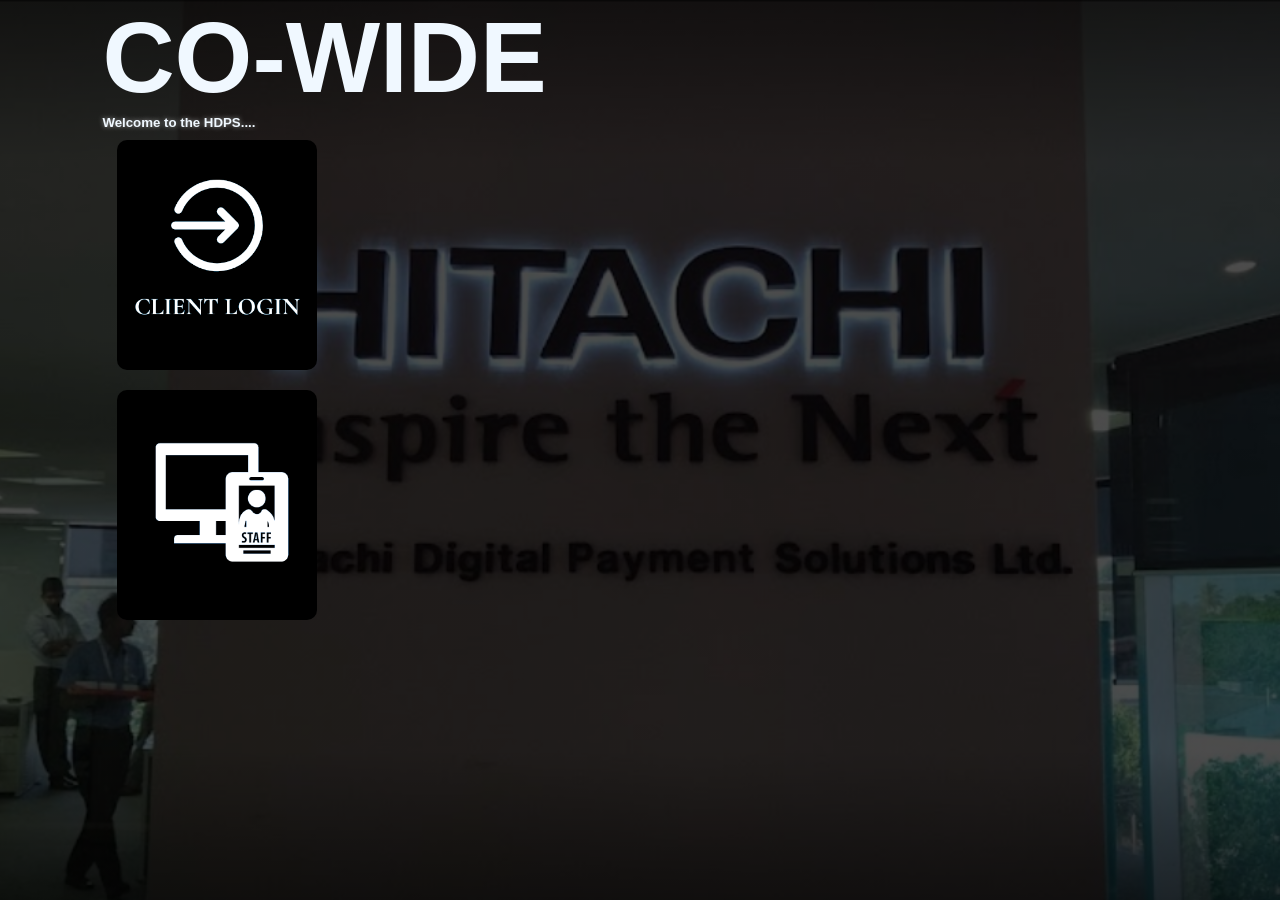
<file: index.html>
<html>
    <head>
        <meta name="viewport" content="width-device-width, initial-scale=1.0">
        <title>Main Screen</title>
        <link rel="stylesheet" href="styleMain.css">
        
    </head>

    <body>
        <div class="container">
            
            <div class="row">
                <div class="col">
                
                    <h1>CO-WIDE</h1>
                    <h5>Welcome to the HDPS....</h5>
                    
                

                    <div class="row">
                        <a href="HomePageC.html" target="_blank">
                            <div class="card card1"> 
                            </div>
                        </a>
                        
                    
                    </div>

                    <div class="row">
                        <a href="StaffAccess.html" target="_blank">
                            <div class="card card2"> 
                            </div>
                        </a>
                        
                    
                    </div>
                    
                  
                
  
            

                </div>
            </div>

            
            
        </div>
        
    </body>


</html>
</file>
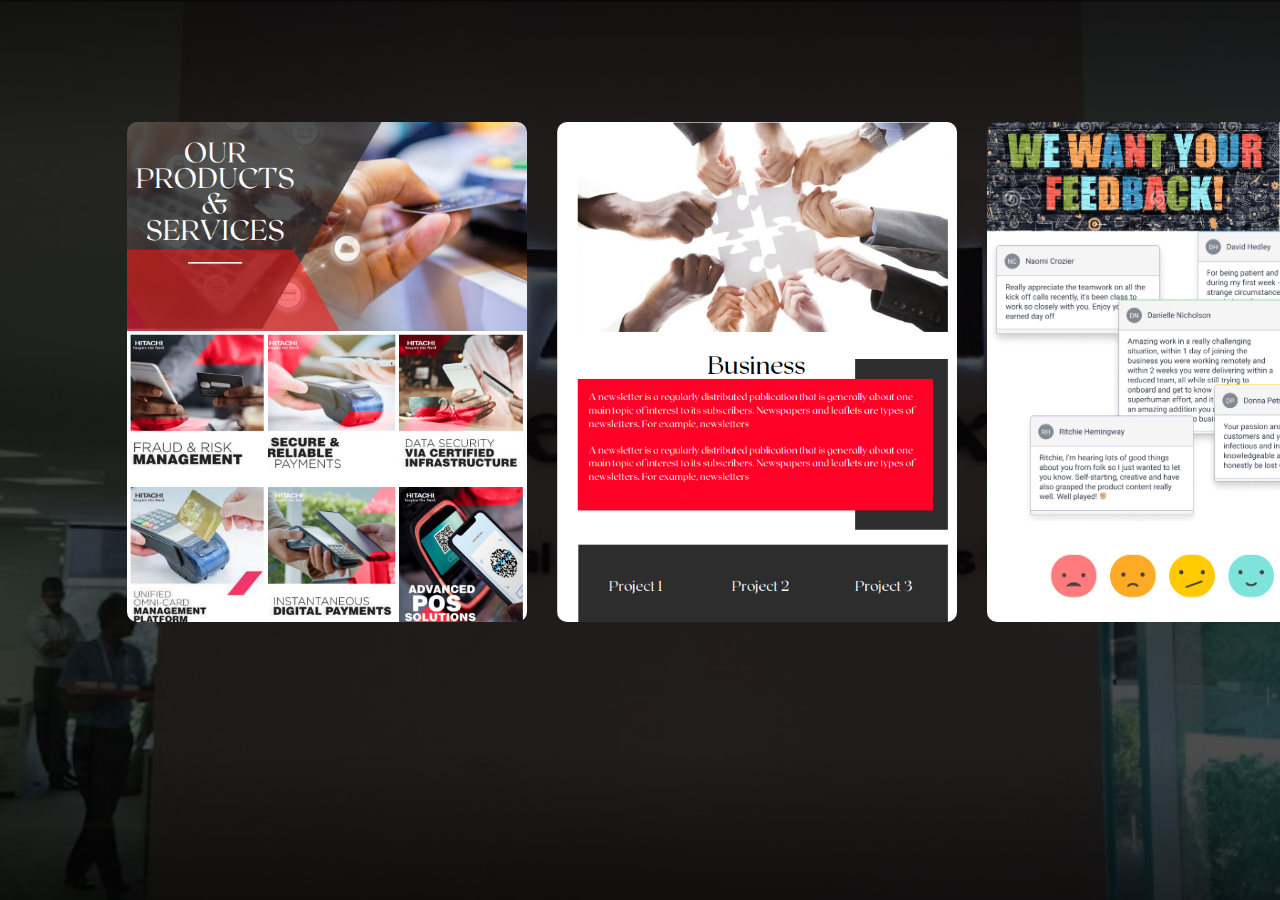
<file: HomePageC.html>
<html>
    <head>
        <meta name="viewport" content="width-device-width, initial-scale=1.0">
        <title>Client</title>
        <link rel="stylesheet" href="styleC.css">
        
    </head>

    <body>
        <div class="container">

     

           <div class="row">

            <a href="products.html" target="_blank">
                <div class="col">
                    <div class="card1"></div>
                </div>
            </a>
            

            <div class="col">
                <div class="card2"></div>
            </div>


            <div class="col">
                <div class="card3"></div>
            </div>


           </div>




          

        </div>
        
        
    </body>


</html>
</file>
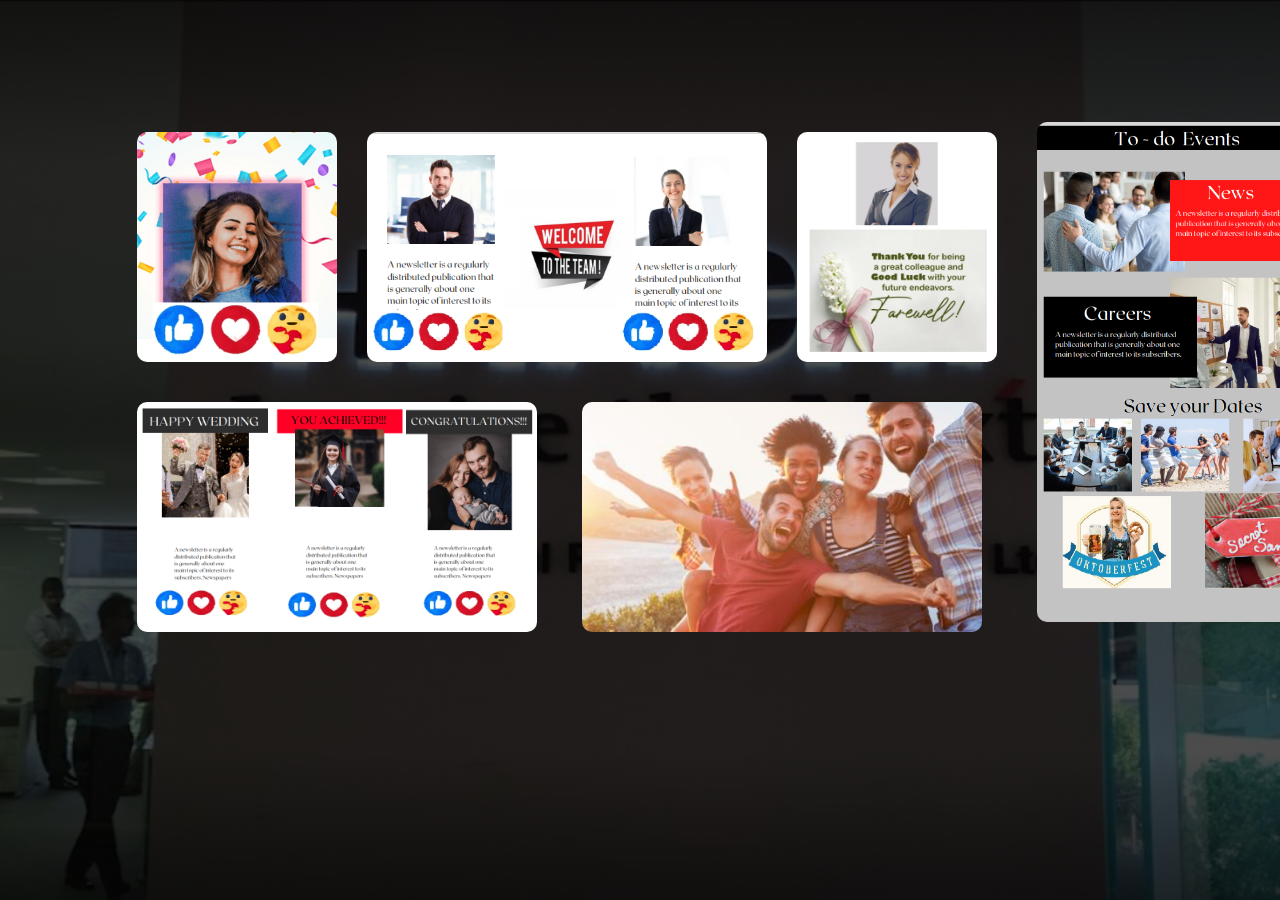
<file: HomePageS.html>
<html>
    <head>
        <meta name="viewport" content="width-device-width, initial-scale=1.0">
        <title>Staff view</title>
        <link rel="stylesheet" href="styleS.css">
        <link rel="stylesheet" href="https://cdnjs.cloudflare.com/ajax/libs/font-awesome/4.7.0/css/font-awesome.min.css">
    </head>

    <body>
        <div class="container">

            <div class="row">


                <div class="col">
                    <div class="row">
                        <div class="col"><div class="card1"></div></div>
                        <div class="col"><a href="https://www.hitachi-dps.com/" target="_blank"><div class="card2"></div></a></div>
                        <div class="col"><div class="card3"></div></div>
                    </div>
        
        
                    <div class="row">
                        <div class="col"><a href="https://www.hitachi-dps.com/" target="_blank"><div class="card4"></div></a></div>
                        <div class="col"><a href="https://www.hitachi-dps.com/" target="_blank"><div class="card5"></div></a></div>
                    
                    </div>
                </div>

                <div class="col">
                    <div class="card8"></div>
                </div>


            </div>

          

        </div>
        
    </body>


</html>
</file>
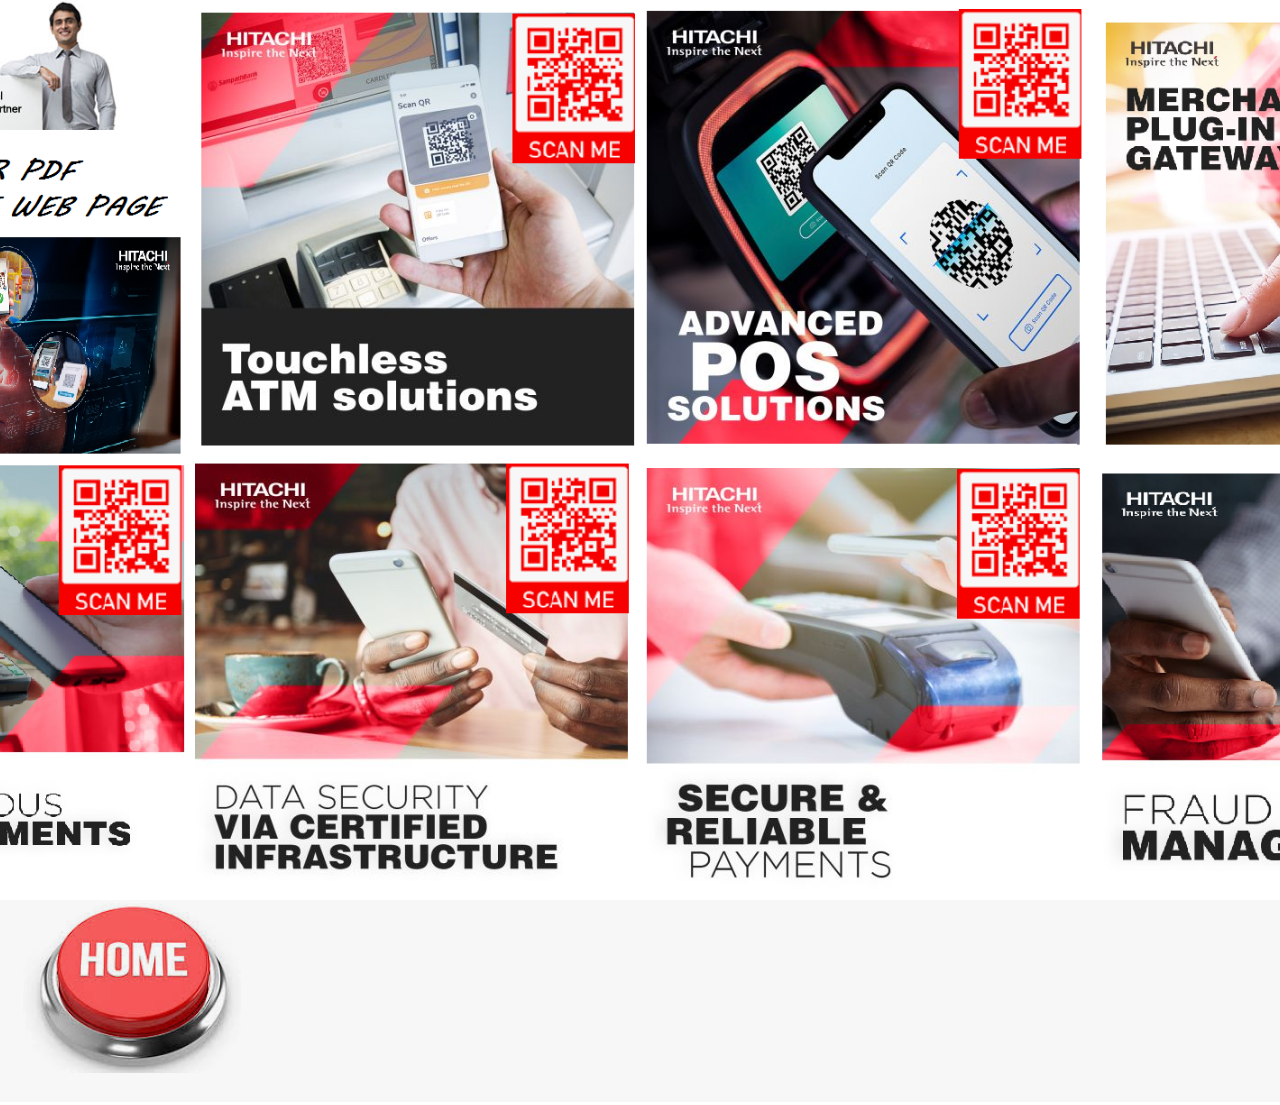
<file: products.html>
<html>
    <head>
        <meta name="viewport" content="width-device-width, initial-scale=1.0">
        <title>StaffAccess
        </title>
        <link rel="stylesheet" href="styleaccess.css">
        
    </head>


    <body>
        <a href="https://www.hitachi-dps.com/products-and-services/" target="_blank">
            <div class="containerP">
            
                
            
            
            </div>
        </a>

        <a href="HomePageC.html" target="_blank">
            <img src="img/home.png" alt="">
        </a>
       
        
        
    </body>


</html>
</file>
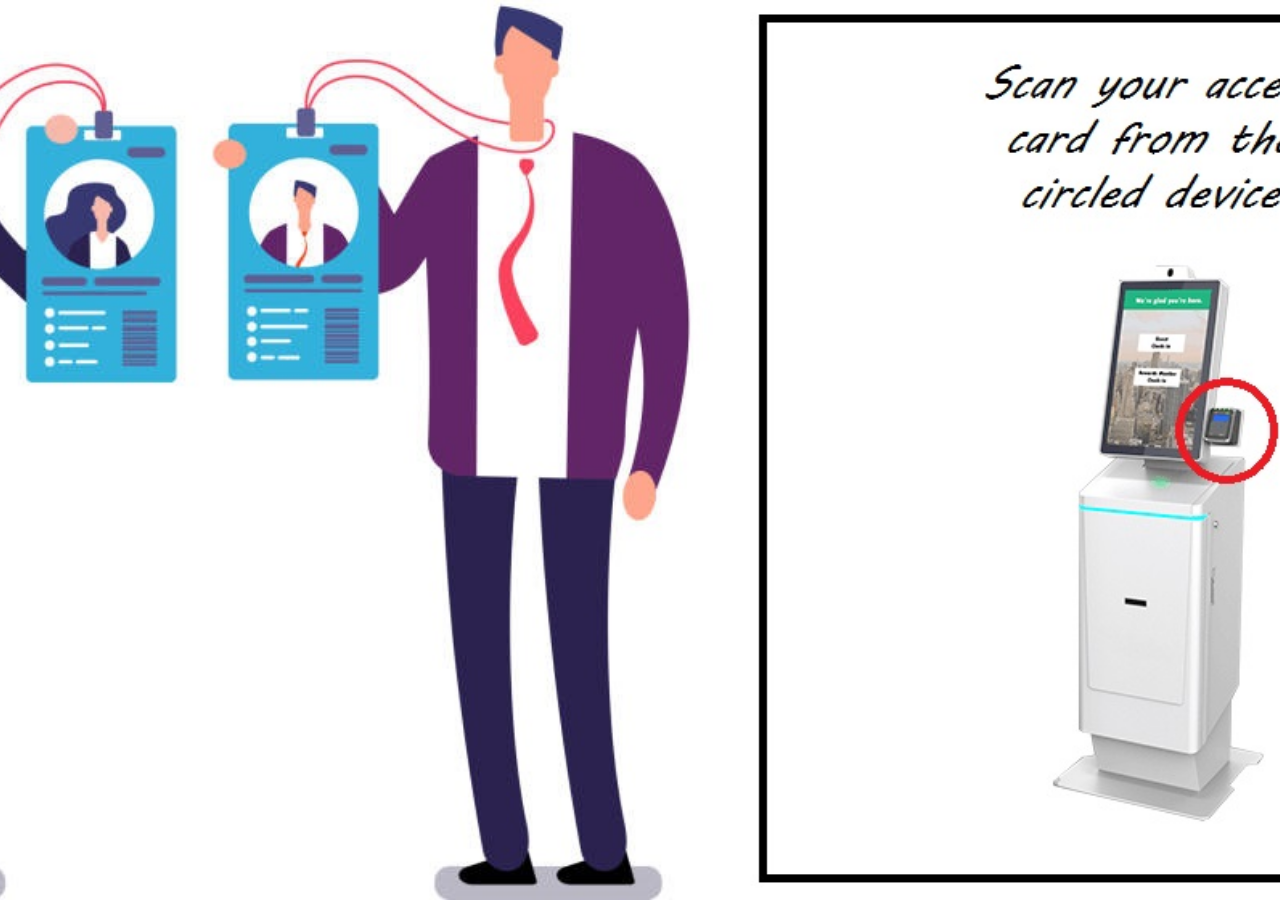
<file: StaffAccess.html>
<html>
    <head>
        <meta name="viewport" content="width-device-width, initial-scale=1.0">
        <title>StaffAccess
        </title>
        <link rel="stylesheet" href="styleaccess.css">
        
    </head>


    <body>
        <a href="HomePageS.html" target="_blank">
            <div class="containerA">
            
                
            
            
            </div>
        </a>
       
        
    </body>


</html>
</file>
<file: styleMain.css>
*{
    margin: 0;
    padding: 0;
    font-family: 'Segoe UI', Tahoma, Geneva, Verdana, sans-serif;


}
.container {
    width: 100%;
    height: 100vh;
    background-image: linear-gradient(rgba(0,0,0,0.7), rgba(0,0,0,0.7)), url(img/9.png);
    background-position: center;
    background-size: cover;
    padding-left: 8%;
    padding-right: 8%;
    box-sizing: border-box;
}


h1{
    color: aliceblue;
    font-size: 100px;
}

p{
    color: aliceblue;
    font-size: 11px;
    line-height: 15px;
}

button{
    width: 180px;
    height: 40px;
    color: brown;
    font-size: 12px;
    padding: 12px o;
    background: white;
    border: 0;
    border-radius: 20px;
    outline: none;
    margin-top: 30px;

}

.card{
    width: 200px;
    height: 230px;
    display: inline-block;
    border-radius: 10px;
    padding: 15px 25px;
    box-sizing: border-box;
    cursor: pointer;
    margin: 10px 15px;
    background-position: center;
    background-size: cover;
    transition: transform 0.5s;
}

.card1{
    background-image: url(img/cl.png);
}
.card2{
    background-image: url(img/staff.png);
}


.card:hover{
    transform: translateY(-10px);
}

h5{
    color: aliceblue;
    text-shadow: 0 0 5px #999 ;
}
</file>
<file: styleC.css>
*{
    margin: 0;
    padding: 0;
    font-family: 'Segoe UI', Tahoma, Geneva, Verdana, sans-serif;


}

.container {
    width: 100%;
    height: 100vh;
    background-image: linear-gradient(rgba(0,0,0,0.7), rgba(0,0,0,0.7)), url(img/9.png);
    background-position: center;
    background-size: cover;
    padding-left: 8%;
    padding-right: 8%;
    padding-top: 8%;
    box-sizing: border-box;
}

.row{
    display: flex;
    
    padding-left: 10px;
    padding-right:10px;
    padding-top: 10px;
    padding-bottom: 10px;
}

.col{
    flex-basis: 100%;
    
}

.card1{
    width: 400px;
    height: 500px;
    display: inline-block;
    border-radius: 10px;
    padding: 15px 25px;
    box-sizing: border-box;
    cursor: pointer;
    margin: 10px 15px;
    background-image: url(img/c1.png);
    background-position: center;
    background-size: cover;
    transition: transform 0.5s;
}

.card2{
    width: 400px;
    height: 500px;
    display: inline-block;
    border-radius: 10px;
    padding: 15px 25px;
    box-sizing: border-box;
    cursor: pointer;
    margin: 10px 15px;
    background-image: url(img/c2.png);
    background-position: center;
    background-size: cover;
    transition: transform 0.5s;
}



.card3{
    width: 400px;
    height: 500px;
    display: inline-block;
    border-radius: 10px;
    padding: 15px 25px;
    box-sizing: border-box;
    cursor: pointer;
    margin: 10px 15px;
    background-image: url(img/fb1.png);
    background-position: center;
    background-size: cover;
    transition: transform 0.5s;
}




.card1:hover{
    transform: translateY(-10px);
}
.card2:hover{
    transform: translateY(-10px);
}
.card3:hover{
    transform: translateY(-10px);
}



h5{
    color: aliceblue;
    text-shadow: 0 0 5px #999 ;
}


.button {
    background-color: #04AA6D;
    border: none;
    color: white;
    padding: 20px;
    text-align: center;
    text-decoration: none;
    display: inline-block;
    font-size: 16px;
    margin: 4px 2px;
  }

  .button5 {border-radius: 50%;}
</file>
<file: styleS.css>
*{
    margin: 0;
    padding: 0;
    font-family: 'Segoe UI', Tahoma, Geneva, Verdana, sans-serif;


}

.container {
    width: 100%;
    height: 100vh;
    background-image: linear-gradient(rgba(0,0,0,0.7), rgba(0,0,0,0.7)), url(img/9.png);
    background-position: center;
    background-size: cover;
    padding-left: 8%;
    padding-right: 8%;
    padding-top: 8%;
    box-sizing: border-box;
}

.row{
    display: flex;
    
    padding-left: 10px;
    padding-right:10px;
    padding-top: 10px;
    padding-bottom: 10px;
}

.col{
    flex-basis: 100%;
    
}


.card1{
    width: 200px;
    height: 230px;
    display: inline-block;
    border-radius: 10px;
    padding: 15px 25px;
    box-sizing: border-box;
    cursor: pointer;
    margin: 10px 15px;
    background-image: url(img/s1.png);
    background-position: center;
    background-size: cover;
    transition: transform 0.5s;
}

.card2{
    width: 400px;
    height: 230px;
    display: inline-block;
    border-radius: 10px;
    padding: 15px 25px;
    box-sizing: border-box;
    cursor: pointer;
    margin: 10px 15px;
    background-image: url(img/s2.png);
    background-position: center;
    background-size: cover;
    transition: transform 0.5s;
}
.card3{
    width: 200px;
    height: 230px;
    display: inline-block;
    border-radius: 10px;
    padding: 15px 25px;
    box-sizing: border-box;
    cursor: pointer;
    margin: 10px 15px;
    background-image: url(img/s3.png);
    background-position: center;
    background-size: cover;
    transition: transform 0.5s;
}
.card4{
    width: 400px;
    height: 230px;
    display: inline-block;
    border-radius: 10px;
    padding: 15px 25px;
    box-sizing: border-box;
    cursor: pointer;
    margin: 10px 15px;
    background-image: url(img/s4.png);
    background-position: center;
    background-size: cover;
    transition: transform 0.5s;
}
.card5{
    width: 400px;
    height: 230px;
    display: inline-block;
    border-radius: 10px;
    padding: 15px 25px;
    box-sizing: border-box;
    cursor: pointer;
    margin: 10px 15px;
    background-image: url(img/s5.png);
    background-position: center;
    background-size: cover;
    transition: transform 0.5s;
}


.card8{
    width: 300px;
    height: 500px;
    display: inline-block;
    border-radius: 10px;
    padding: 15px 25px;
    box-sizing: border-box;
    cursor: pointer;
    margin: 10px 15px;
    background-image: url(img/s8.png);
    background-position: center;
    background-size: cover;
    transition: transform 0.5s;
}


.card1:hover{
    transform: translateY(-10px);
}
.card2:hover{
    transform: translateY(-10px);
}

.card3:hover{
    transform: translateY(-10px);
}

.card4:hover{
    transform: translateY(-10px);
}
.card5:hover{
    transform: translateY(-10px);
}

.card8:hover{
    transform: translateY(-10px);
}



h5{
    color: aliceblue;
    text-shadow: 0 0 5px #999 ;
}


.button {
    background-color: #04AA6D;
    border: none;
    color: white;
    padding: 20px;
    text-align: center;
    text-decoration: none;
    display: inline-block;
    font-size: 16px;
    margin: 4px 2px;
  }

  .button5 {border-radius: 50%;}
</file>
<file: styleaccess.css>
*{
    margin: 0;
    padding: 0;
    font-family: 'Segoe UI', Tahoma, Geneva, Verdana, sans-serif;


}
.containerA {
    width: 100%;
    height: 100vh;
    background-image:url(img/access.jpg);
    background-position: center;
    background-size: cover;
    padding-left: 8%;
    padding-right: 8%;
    box-sizing: border-box;
}

.containerP {
    width: 100%;
    height: 100vh;
    background-image:url(img/15.1.png);
    background-position: center;
    background-size: cover;
    padding-left: 8%;
    padding-right: 8%;
    box-sizing: border-box;
}
</file>
